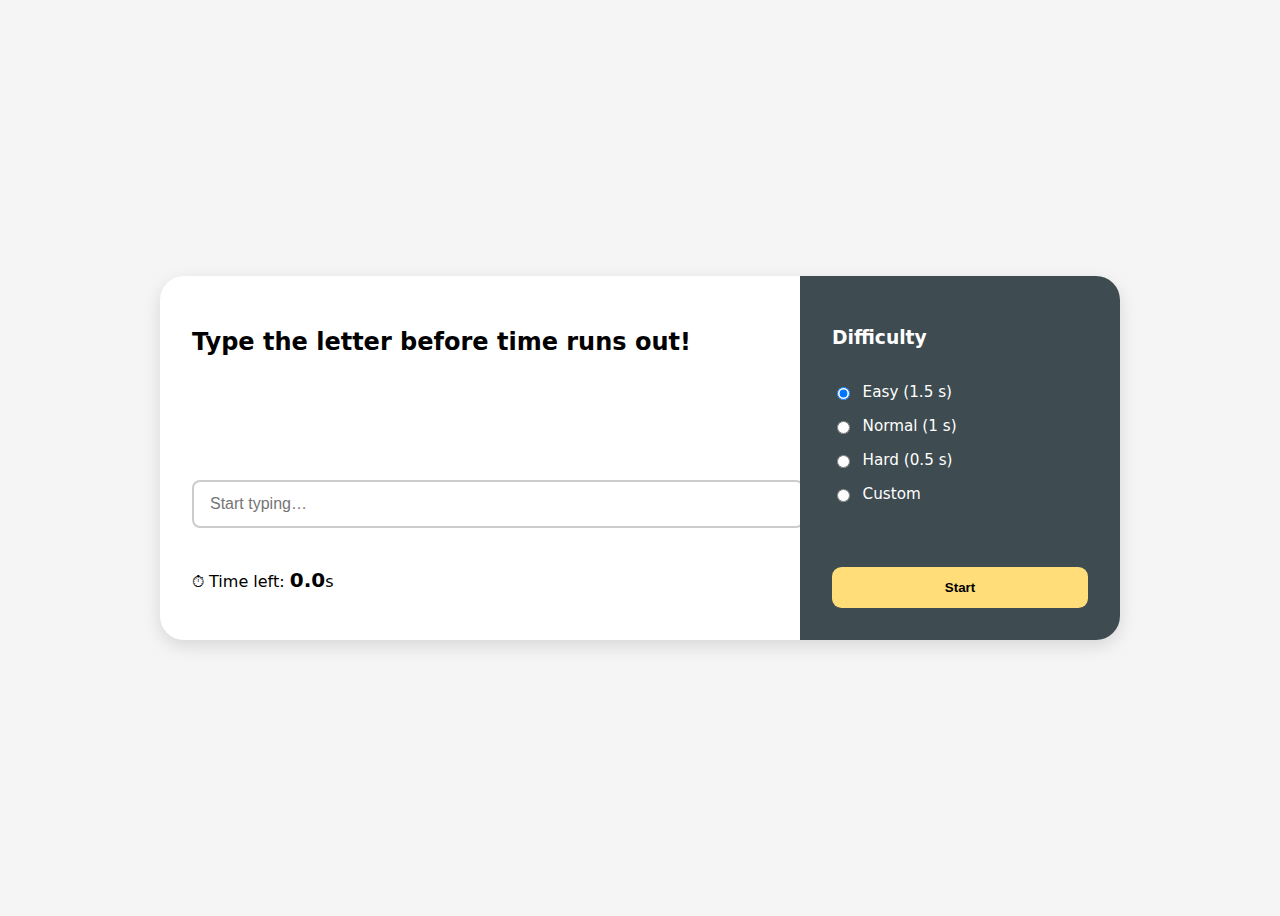
<file: letter.html>
<!doctype html>
<html lang="en">
<head>
  <meta charset="utf-8">
  <meta name="viewport" content="width=device-width, initial-scale=1">
  <title>Letter Practice | TypeMaster</title>
  <link rel="stylesheet" href="practice.css"><!-- identical to practice.css for now -->
</head>
<body>
  <div class="container">
    <section class="left">
      <h2>Type the letter before time runs out!</h2>
      <div id="display"></div>
      <input id="hiddenInput" type="text" autocomplete="off" spellcheck="false" placeholder="Start typing…">
      <p>⏱ Time left: <span id="timer">0.0</span>s</p>
    </section>
    <aside class="right">
      <h3>Difficulty</h3>
      <label class="mode"><input type="radio" name="mode" value="easy" checked> Easy (1.5 s)</label>
      <label class="mode"><input type="radio" name="mode" value="normal"> Normal (1 s)</label>
      <label class="mode"><input type="radio" name="mode" value="hard"> Hard (0.5 s)</label>
      <label class="mode"><input type="radio" name="mode" value="custom"> Custom</label>
      <div id="customBox" class="mode">
          <input id="custom" type="number" min="0.2" max="5" step="0.1" value="1"> s
      </div>
      <button id="startBtn">Start</button>
    </aside>
  </div>
  <script src="letter.js"></script>
</body>
</html>
</file>
<file: practice.css>
body {
    display:flex;
    justify-content:center;
    align-items:center;
    min-height:100vh;
    background:#f5f5f5;
    font-family:system-ui,Roboto,Arial,sans-serif;
}

.container {
    max-width:960px;
    width:92%;
    background:#fff;
    border-radius:1.5rem;
    box-shadow:0 6px 18px rgba(0,0,0,.12);
    display:grid;
    grid-template-columns:2fr 1fr;
    overflow:hidden;
}

.left {
    padding:2rem;
    display:flex;
    flex-direction:column;
    gap:1.5rem;
}

#display {
    font-size:clamp(2rem,4vw,3rem);
    word-break:break-word;
    min-height:3.5rem;
}

input[type="text"] {
    width:100%;
    padding:.8rem 1rem;
    font-size:1rem;
    border:2px solid #ccc;
    border-radius:.5rem;
}

.right {
    background:#3e4b50;
    color:#fff;
    padding:2rem;
    display:flex;
    flex-direction:column;
    gap:1rem;
}

.mode {
    display:flex;
    align-items:center;
    gap:.6rem;
    font-size:.95rem;
}

#customBox {
    display:none;
    gap:.4rem;
    align-items:center;
}

button {
    margin-top:auto;
    padding:.8rem 1rem;
    border:none;
    border-radius:.6rem;
    background:#ffde7a;
    font-weight:600;
    cursor:pointer;
}

button:hover {
    filter:brightness(1.05);
}  

#timer {
    font-weight:700;
    font-size:1.25rem;
}
</file>
